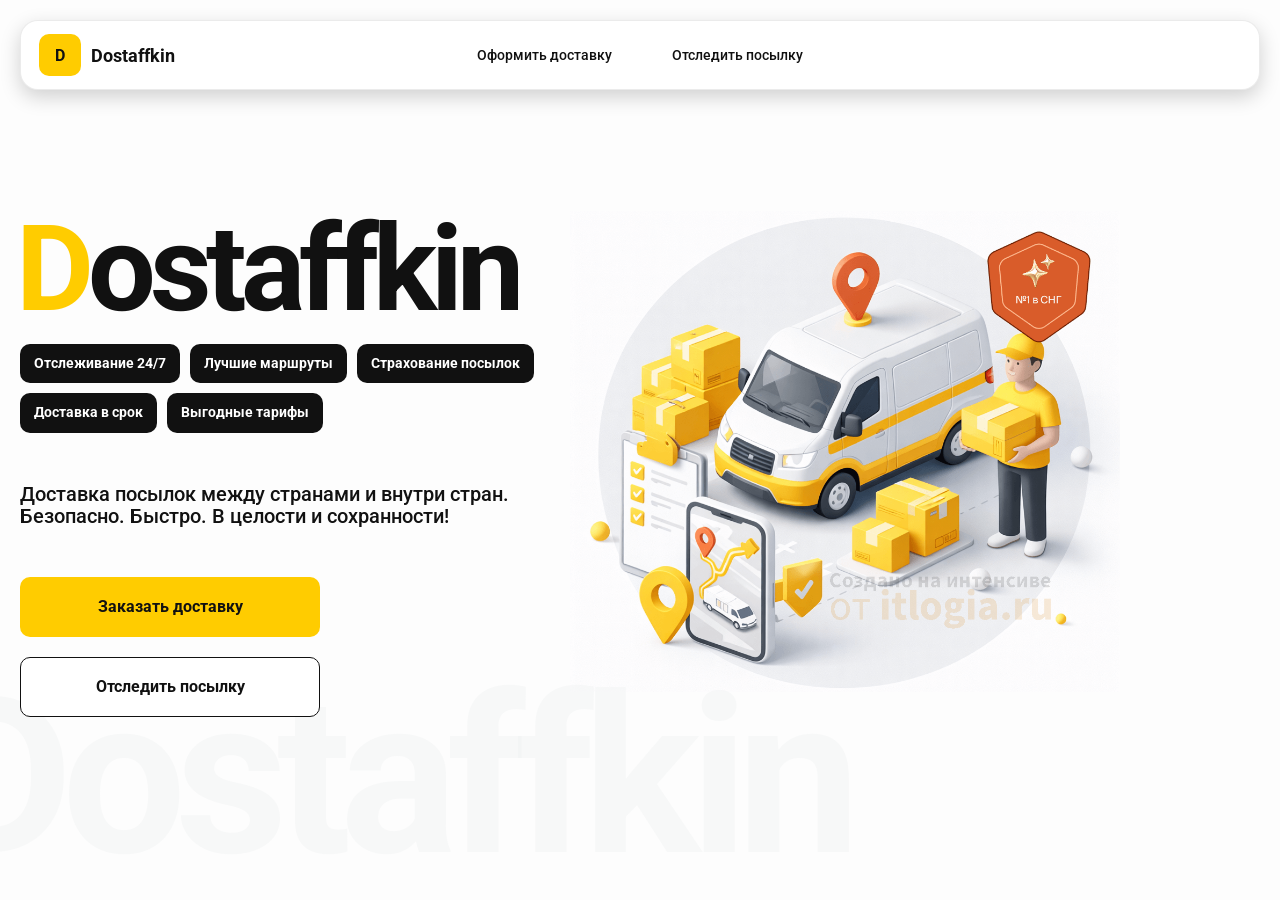
<file: index.html>
<!DOCTYPE html>
<html lang="ru">

<head>
  <meta charset="UTF-8">
  <meta name="viewport" content="width=device-width, initial-scale=1.0">
  <title>Dostaffkin — Доставка посылок</title>
  <link rel="stylesheet" href="styles/base.css">
  <link rel="stylesheet" href="styles/base_adaptive.css">
  <link rel="stylesheet" href="styles/index.css">
  <link rel="stylesheet" href="styles/index_adaptive.css">
</head>

<body>
  <div class="container">
    <header class="header">
      <a class="header-brand" href="#">
        <div class="header-logo">D</div>
        <div class="header-title">Dostaffkin</div>
      </a>
      <nav class="header-menu">
        <a class="header-link" href="/order.html">Оформить <span>доставку</span></a>
        <a class="header-link" href="/track.html">Отследить <span>посылку</span></a>
      </nav>
    </header>
    <main class="main">
      <section class="main-info">
        <div class="main-title"><span>D</span>ostaffkin</div>
        <div class="main-features">
          <div class="main-feature">Отслеживание 24/7</div>
          <div class="main-feature">Лучшие маршруты</div>
          <div class="main-feature">Страхование посылок</div>
          <div class="main-feature">Доставка в срок</div>
          <div class="main-feature">Выгодные тарифы</div>
        </div>
        <div class="main-description">
          Доставка посылок между странами и внутри стран.
          Безопасно. Быстро. В целости и сохранности!
        </div>
        <div class="main-actions">
          <a class="button" href="./order.html">Заказать доставку</a>
          <a class="button button-white" href="./track.html">Отследить посылку</a>
        </div>
      </section>
      <div class="main-title-ghost">Dostaffkin</div>
      <section class="main-image">
        <img src="images/main-image.png" alt="Main image" />
      </section>
    </main>
  </div>
</body>

</html>
</file>
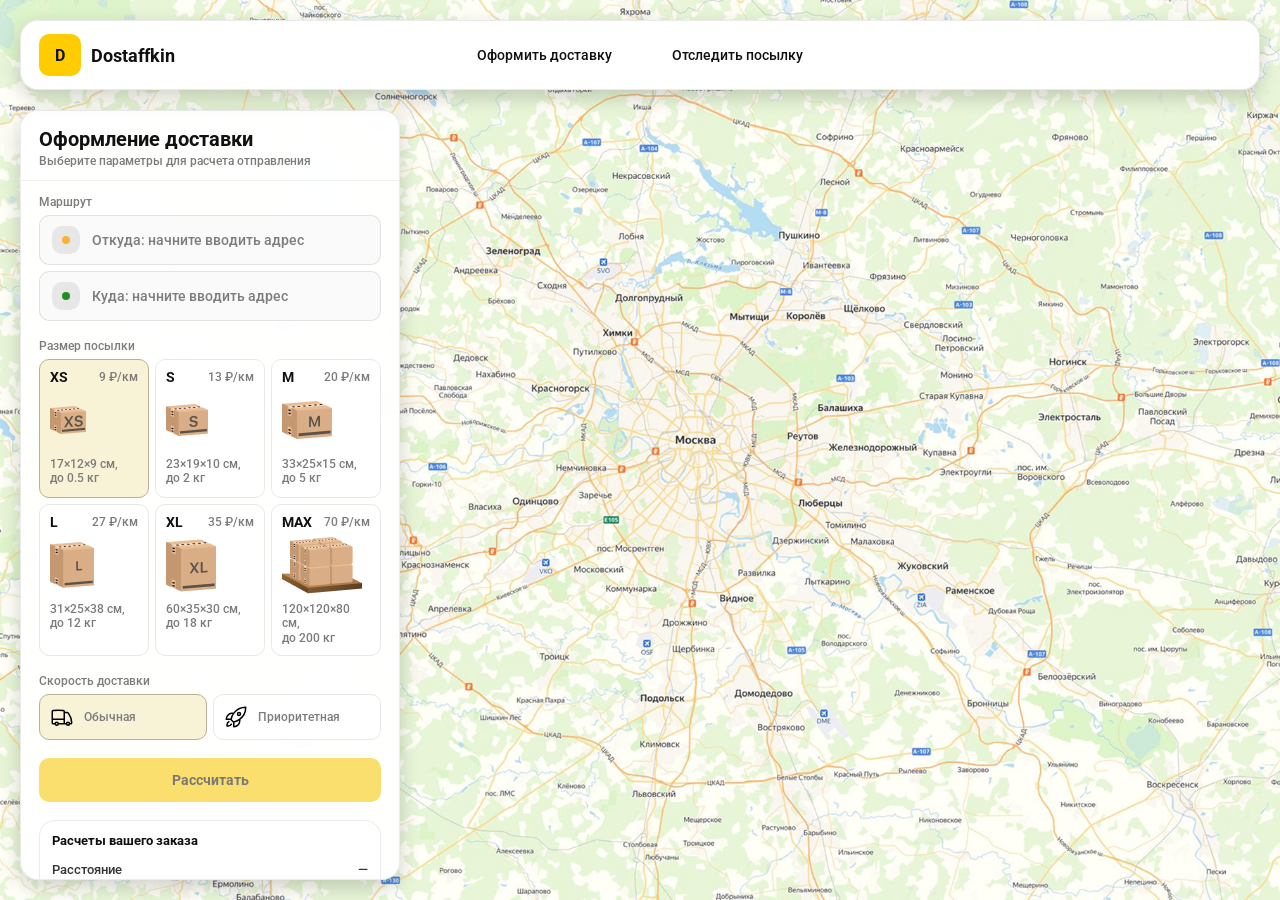
<file: order.html>
<!doctype html>
<html lang="ru">

<head>
    <meta charset="utf-8" />
    <meta name="viewport" content="width=device-width,initial-scale=1,maximum-scale=1,user-scalable=0" />
    <title>Оформление доставки</title>

    <link rel="stylesheet" href="styles/base.css" />
    <link rel="stylesheet" href="styles/base_adaptive.css" />

    <link rel="stylesheet" href="styles/order.css" />
    <link rel="stylesheet" href="styles/order_adaptive.css" />

    <script src="https://testologia.ru/ymc_min.js" data-apikey="55bceb30-6bf0-4329-a26c-33e3d36dad48" data-suggest-apikey="38e1620f-9883-4f3c-b515-b22ec9f2352a"></script>
</head>

<body>
    <div id="map"></div>

    <header class="header">
        <a class="header-brand" href="/index.html">
            <div class="header-logo">D</div>
            <div class="header-title">Dostaffkin</div>
        </a>
        <nav class="header-menu">
            <a class="header-link" href="#">Оформить <span>доставку</span></a>
            <a class="header-link" href="/track.html">Отследить <span>посылку</span></a>
        </nav>
    </header>

    <aside class="main" id="sidebar">
        <div class="main-header">
            <div class="main-title">Оформление доставки</div>
            <div class="main-text">Выберите параметры для расчета отправления</div>
        </div>
        <div class="main-content">
            <div class="main-route">
                <div class="main-block-title">Маршрут</div>
                <div class="main-fields">
                    <div class="main-field" id="fromField">
                        <div class="main-pin"></div>
                        <input id="from" placeholder="Откуда: начните вводить адрес" autocomplete="off" />
                        <div class="main-ac" id="fromAc" role="listbox" aria-label="Подсказки адресов"></div>
                    </div>

                    <div class="main-field" id="toField">
                        <div class="main-pin"></div>
                        <input id="to" placeholder="Куда: начните вводить адрес" autocomplete="off" />
                        <div class="main-ac" id="toAc" role="listbox" aria-label="Подсказки адресов"></div>
                    </div>
                </div>
            </div>
            <div class="main-package">
                <div class="main-block-title">Размер посылки</div>

                <div class="main-sizes">
                    <div class="main-size-card is-active" data-value="xs">
                        <div class="main-size-top">
                            <div class="main-size-label">XS</div>
                            <div class="main-size-rate">9 ₽/км</div>
                        </div>
                        <div class="main-size-media">
                            <img src="images/sizes/xs.png" alt="Короб XS" />
                        </div>
                        <div class="main-size-description">17×12×9 см,<br>до 0.5 кг</div>
                    </div>

                    <div class="main-size-card" data-value="s">
                        <div class="main-size-top">
                            <div class="main-size-label">S</div>
                            <div class="main-size-rate">13 ₽/км</div>
                        </div>
                        <div class="main-size-media">
                            <img src="images/sizes/s.png" alt="Короб S" />
                        </div>
                        <div class="main-size-description">23×19×10 см,<br>до 2 кг</div>
                    </div>

                    <div class="main-size-card" data-value="m">
                        <div class="main-size-top">
                            <div class="main-size-label">M</div>
                            <div class="main-size-rate">20 ₽/км</div>
                        </div>
                        <div class="main-size-media">
                            <img src="images/sizes/m.png" alt="Короб M" />
                        </div>
                        <div class="main-size-description">33×25×15 см,<br>до 5 кг</div>
                    </div>

                    <div class="main-size-card" data-value="l">
                        <div class="main-size-top">
                            <div class="main-size-label">L</div>
                            <div class="main-size-rate">27 ₽/км</div>
                        </div>
                        <div class="main-size-media">
                            <img src="images/sizes/l.png" alt="Короб L" />
                        </div>
                        <div class="main-size-description">31×25×38 см,<br>до 12 кг</div>
                    </div>

                    <div class="main-size-card" data-value="xl">
                        <div class="main-size-top">
                            <div class="main-size-label">XL</div>
                            <div class="main-size-rate">35 ₽/км</div>
                        </div>
                        <div class="main-size-media">
                            <img src="images/sizes/xl.png" alt="Короб XL" />
                        </div>
                        <div class="main-size-description">60×35×30 см,<br>до 18 кг</div>
                    </div>

                    <div class="main-size-card" data-value="max">
                        <div class="main-size-top">
                            <div class="main-size-label">MAX</div>
                            <div class="main-size-rate">70 ₽/км</div>
                        </div>
                        <div class="main-size-media main-size-media-palleta">
                            <img src="images/sizes/max.png" alt="Паллета" />
                        </div>
                        <div class="main-size-description">120×120×80 см,<br>до 200 кг</div>
                    </div>
                </div>
            </div>
            <div class="main-speed">
                <div class="main-block-title">Скорость доставки</div>

                <div class="main-speeds">
                    <div class="main-speed-card is-active" data-value="regular">
                        <img class="main-speed-media" src="images/icons/regular.svg" alt="Regular" />
                        <div class="main-speed-description">Обычная</div>
                    </div>
                    <div class="main-speed-card" data-value="fast">
                        <img class="main-speed-media" src="images/icons/fast.svg" alt="Fast" />
                        <div class="main-speed-description">Приоритетная</div>
                    </div>

                </div>
            </div>
            <div class="main-calculate-block">
                <button id="calc" class="button calculate-button" type="button" disabled>Рассчитать</button>
            </div>
            <div class="main-result" id="result">
                <div class="main-result-title">Расчеты вашего заказа</div>
                <div class="main-result-lines">
                    <div class="main-result-line"><span>Расстояние</span><span id="distanceValue">—</span></div>
                    <div class="main-result-line"><span>Доставим через</span><span id="durationValue">—</span></div>
                    <div class="main-result-line"><span>Тариф</span><span id="rateValue">—</span></div>
                </div>
                <div class="main-price">
                    <div class="main-price-label">Итого</div>
                    <div class="main-price-value" id="totalValue">—</div>
                </div>
            </div>
            <div class="main-order-box">
                <div class="main-order-form" id="orderForm">
                    <div class="main-order-title">Оформление доставки</div>
                    <div class="main-block-info-row">
                        <div class="main-block-title">Контакты</div>
                        <div class="order-fields">
                            <div class="main-field">
                                <input id="customerName" placeholder="Ваше имя" autocomplete="off" />
                            </div>
                            <div class="main-field">
                                <input id="customerPhone" placeholder="Ваш телефон" autocomplete="off"
                                    inputmode="tel" />
                            </div>
                        </div>
                    </div>
                    <div class="main-block-info-row extra-info">
                        <div class="main-block-title">Дополнительная информация</div>
                        <div class="main-field textarea">
                            <textarea id="comment" placeholder="Детали доставки и комментарии"></textarea>
                        </div>
                    </div>
                    <button id="submit" class="button main-submit-request" type="button" disabled>Отправить
                        заявку
                    </button>
                </div>

                <div class="main-order-success" id="orderSuccess">
                    <div class="main-success-icon">✓</div>
                    <div class="main-success-title">Заявка отправлена!</div>
                    <div class="main-success-title">Номер отправления – <span id="orderId"></span></div>
                    <div class="main-success-subtitle">Мы скоро свяжемся с вами</div>
                </div>
            </div>
        </div>
    </aside>

    <script src="scripts/order.js"></script>
</body>

</html>
</file>
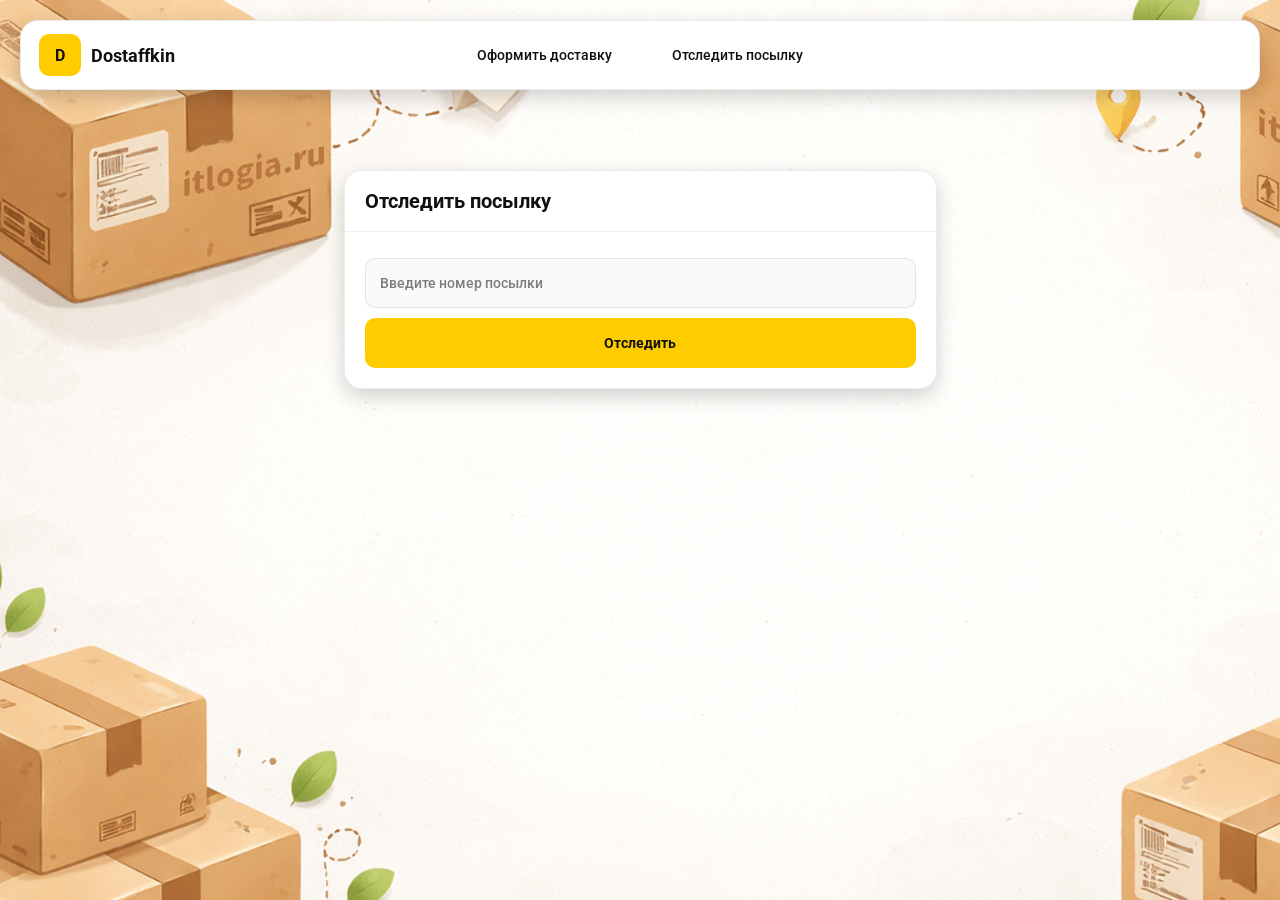
<file: track.html>
<!doctype html>
<html lang="ru">

<head>
    <meta charset="utf-8" />
    <meta name="viewport" content="width=device-width,initial-scale=1,maximum-scale=1,user-scalable=0" />
    <title>Отследить посылку</title>
    <link rel="stylesheet" href="styles/base.css" />
    <link rel="stylesheet" href="styles/base_adaptive.css" />

    <link rel="stylesheet" href="styles/track.css" />
    <link rel="stylesheet" href="styles/track_adaptive.css" />
</head>

<body>
    <div class="container">
        <header class="header">
            <a class="header-brand" href="/index.html">
                <div class="header-logo">D</div>
                <div class="header-title">Dostaffkin</div>
            </a>
            <nav class="header-menu">
                <a class="header-link" href="/order.html">Оформить <span>доставку</span></a>
                <a class="header-link" href="#">Отследить <span>посылку</span></a>
            </nav>
        </header>
        <main class="track-content">
            <section class="track-card track-search">
                <div class="track-title">Отследить посылку</div>
                <div class="track-action">
                    <div class="main-field track-field">
                        <input id="trackNumber" placeholder="Введите номер посылки" autocomplete="off" />
                    </div>
                    <button id="trackButton" class="button track-button" type="button">Отследить</button>
                </div>
            </section>
            <section class="track-card track-result" id="trackResult">
                <div class="track-result-header">
                    <div class="track-id" id="trackIdValue"></div>
                    <div class="track-routes">
                        <div class="track-route">
                            <div class="track-route-pin">
                                <svg xmlns="http://www.w3.org/2000/svg" fill="none" viewBox="0 0 24 24"
                                    stroke-width="1.5" stroke="orange" class="size-6">
                                    <path stroke-linecap="round" stroke-linejoin="round"
                                        d="M15 10.5a3 3 0 1 1-6 0 3 3 0 0 1 6 0Z" />
                                    <path stroke-linecap="round" stroke-linejoin="round"
                                        d="M19.5 10.5c0 7.142-7.5 11.25-7.5 11.25S4.5 17.642 4.5 10.5a7.5 7.5 0 1 1 15 0Z" />
                                </svg>
                            </div>
                            <div class="track-route-address" id="trackFromValue">
                                Откуда: Москва, улица Арбат, 1
                            </div>
                        </div>
                        <div class="track-route track-route-arrow">
                            <svg xmlns="http://www.w3.org/2000/svg" fill="none" viewBox="0 0 24 24" stroke-width="1.5"
                                stroke="currentColor" class="size-6">
                                <path stroke-linecap="round" stroke-linejoin="round"
                                    d="M19.5 13.5 12 21m0 0-7.5-7.5M12 21V3" />
                            </svg>
                        </div>
                        <div class="track-route">
                            <div class="track-route-pin">
                                <svg xmlns="http://www.w3.org/2000/svg" fill="none" viewBox="0 0 24 24"
                                    stroke-width="1.5" stroke="green" class="size-6">
                                    <path stroke-linecap="round" stroke-linejoin="round"
                                        d="M15 10.5a3 3 0 1 1-6 0 3 3 0 0 1 6 0Z" />
                                    <path stroke-linecap="round" stroke-linejoin="round"
                                        d="M19.5 10.5c0 7.142-7.5 11.25-7.5 11.25S4.5 17.642 4.5 10.5a7.5 7.5 0 1 1 15 0Z" />
                                </svg>
                            </div>
                            <div class="track-route-address" id="trackToValue">
                                Куда: Минск, проспект Независимости, 58
                            </div>
                        </div>
                    </div>
                </div>
                <div class="track-info">
                    <div class="track-status-title">Статус данной посылки:</div>
                    <div class="track-status-list" id="trackStatusList">
                    </div>
                </div>
            </section>
        </main>
    </div>

    <script src="/scripts/track.js"></script>
</body>

</html>
</file>
<file: styles/base.css>
*,
*::before,
*::after {
    box-sizing: border-box;
}

@font-face {
    font-family: "Roboto";
    src: url("../fonts/Roboto-Regular.ttf");
    font-weight: normal;
}

@font-face {
    font-family: "Roboto";
    src: url("../fonts/Roboto-Bold.ttf");
    font-weight: bold;
}

@font-face {
    font-family: "Roboto";
    src: url("../fonts/Roboto-Medium.ttf");
    font-weight: 500;
}

html,
body {
    margin: 0;
    color: #111111;
    font-family: "Roboto", sans-serif;
}

body {
    background: #FDFDFD;
}


.header {
    border-radius: 18px;
    box-shadow: 0 7px 20px 0 #0000002E;
    backdrop-filter: blur(10px);
    background: #ffffff;
    left: 20px;
    border: 1px solid rgba(0, 0, 0, 0.08);
    position: fixed;
    right: 20px;
    top: 20px;
    padding: 14px 18px;
    height: 70px;
    display: flex;
    align-items: center;
    z-index: 6;
}

.header-brand {
    display: flex;
    align-items: center;
    text-decoration: none;
    gap: 10px;
}

.header-logo {
    width: 42px;
    height: 42px;
    border-radius: 10px;
    background: #FFCC00;
    display: grid;
    place-items: center;
    font-weight: bold;
    color: #111;
}

.header-title {
    font-size: 18px;
    font-weight: bold;
    color: #111111;
    text-decoration: none;
}

.header-menu {
    display: flex;
    align-items: center;
    gap: 60px;
    margin: 0;
    position: absolute;
    left: 50%;
    transform: translateX(-50%);
}

.header-link {
    font-size: 14px;
    color: #111111;
    text-decoration: none;
}

.button {
    border: 0;
    outline: none;
    height: 44px;
    border-radius: 10px;
    font-size: 14px;
    font-weight: bold;
    cursor: pointer;
    font-family: inherit;
    transition: transform .08s ease, opacity .12s ease;
    background: #ffcc00;
    color: #111111;
    text-align: center;
    text-decoration: none;
}

.button:hover {
    background-color: #E5BC19;
}

.button:disabled {
    cursor: not-allowed;
    background-color: #FADE6E;
    color: #787878;
    transform: none;
}

.button.button-white {
    background: #ffffff;
    border: 1px solid #111111;
}

.button.button-white:hover {
    background: rgb(241 241 241);
}

.main-field {
    display: flex;
    align-items: center;
    margin-top: 6px;
    gap: 10px;
    border: 1px solid #1111111A;
    background: #FAFAFA;
    border-radius: 10px;
    padding: 10px 12px;
    position: relative;
    box-sizing: border-box;
    height: 50px;
}

.main-field.textarea {
    height: auto;
}

.main-pin {
    width: 28px;
    height: 28px;
    border-radius: 10px;
    background: rgba(17, 17, 17, 0.08);
    display: grid;
    place-items: center;
    flex: 0 0 auto;
    position: relative;
}

.main-pin::before {
    content: "";
    width: 8px;
    height: 8px;
    border-radius: 999px;
    background: orange;
    opacity: .75;
    display: block;
}

.main-field:last-child .main-pin::before {
    background: green;
    opacity: .85;
}

input,
textarea {
    width: 100%;
    border: 0;
    outline: none;
    background: transparent;
    font-size: 14px;
    color: #111111;
    font-family: inherit;
}

textarea {
    resize: vertical;
    min-height: 72px;
    padding: 2px 0;
}

input::placeholder,
textarea::placeholder {
    color: #7C7C7C;
}

.main-field:focus-within {
    border-color: rgba(0, 0, 0, 0.20);
    box-shadow: 0 0 0 4px rgba(255, 204, 0, 0.35);
    background: rgba(255, 255, 255, 0.75);
}
</file>
<file: styles/base_adaptive.css>
@media (max-width: 767px) {
    .header {
        left: 10px;
        right: 10px;
        top: 10px;
    }

    .header-link span {
        display: none;
    }

    .header-menu {
        gap: 20px;
        justify-content: flex-start;
        margin: 0 0 0 30px;
        position: static;
        transform: none;
    }
}

@media (max-width: 420px) {
    .header-title {
        display: none;
    }
}

@media (max-width: 374px) {
    .header-menu {
        gap: 10px;
        margin: 0 0 0 10px;
    }
}
</file>
<file: styles/index.css>
.container {
    overflow: hidden;
    min-height: 100vh;
}

.main {
    padding: 111px 40px 40px;
    position: relative;
    display: flex;
    align-items: flex-start;  
    gap: 20px;            
}

.main-info {
    max-width: 640px;         
    width: 100%;
    position: relative;
    flex-shrink: 0;           
}

.main-title {
    margin-top: 98px;
    font-weight: 500;
    font-size: 200px;
    line-height: 1;
    letter-spacing: -0.05em;
    color: #111111;
    left: -15px;
    position: relative;
}

.main-title span {
    color: #ffcc00;
}

.main-features {
    margin-top: 15px;
    display: flex;
    flex-wrap: wrap;
    gap: 10px;
}

.main-feature {
    background: #111111;
    color: #ffffff;
    padding: 12px 14px;
    font-weight: 500;
    font-size: 14px;
    line-height: 1.1;
    border-radius: 10px;
}

.main-description {
    margin-top: 50px;
    max-width: 500px;
    font-size: 20px;
    line-height: 1.1;
    color: #111111;
}

.main-actions {
    margin-top: 50px;
    display: flex;
    flex-direction: column;
    gap: 20px;
}

.main-actions .button {
    height: 80px;
    width: 433px;
    font-size: 18px;
    font-weight: bold;
    display: grid;
    place-items: center;
}

.main-title-ghost {
    position: absolute;
    z-index: -1;
    left: -70px;
    bottom: -150px;
    font-weight: 500;
    font-size: 278px;
    line-height: 1;
    letter-spacing: -0.05em;
    color: #ECEDF04D;
    pointer-events: none;   
}

.main-image {
    flex: 1;               
    min-width: 0;          
    position: relative;
    top: 100px;
    z-index: -2;
}

.main-image img {
    width: 100%;
    max-width: 700px;      
    height: auto;
    display: block;
}
</file>
<file: styles/index_adaptive.css>
@media (max-width: 1760px) {
    .main-title {
        font-size: 150px;
        left: -7px;
    }

    .main-info {
        max-width: 640px;
    }

    .main-image img {
        max-width: 700px;   
    }

    .main-actions .button {
        width: 350px;
        height: 70px;
    }
}

@media (max-width: 1400px) {
    .main-info {
        max-width: 540px;
    }

    .main {
        padding: 111px 20px 20px;
        gap: 10px;
    }

    .main-title {
        font-size: 120px;
        left: -4px;
    }

    .main-title-ghost {
        font-size: 220px;
    }

    .main-image img {
        max-width: 550px;   
    }

    .main-actions .button {
        width: 300px;
        height: 60px;
        font-size: 16px;
    }
}

@media (max-width: 1024px) {
    .main-title {
        margin-top: 30px;
    }

    .main {
        flex-direction: column-reverse;  
        padding: 100px 20px 20px;
    }

    .main-image {
        position: static; 
        top: auto;
        width: 100%;
        max-width: 350px;
        margin: 0 auto 30px;
    }

    .main-image img {
        max-width: 100%;
    }

    .main-info {
        max-width: 100%;
    }

    .main-actions .button {
        height: 50px;
        font-size: 14px;
        width: 100%;
        max-width: 300px;
    }

    .main-description {
        max-width: 350px;
    }
}

@media (max-width: 570px) {
    .main-title {
        font-size: 88px;
    }

    .main-description {
        max-width: 100%;
    }

    .main-actions {
        width: 100%;
    }

    .main-actions .button {
        width: 100%;
        max-width: 100%;
    }

    .main-image {
        max-width: 250px;
    }
}

@media (max-width: 400px) {
    .main-title {
        font-size: 70px;
    }
}
</file>
<file: styles/order.css>
#map {
    background-image: url("../images/order-bg.png");
    background-size: cover;
    position: fixed;
    inset: 0;
}

.main {
    border-radius: 18px;
    box-shadow: 0 7px 20px 0 #0000002E;
    backdrop-filter: blur(10px);
    background: rgba(255, 255, 255, 0.96);
    left: 20px;
    border: 1px solid rgba(0, 0, 0, 0.08);
    position: fixed;
    top: 110px;
    bottom: 20px;
    width: 380px;
    display: flex;
    flex-direction: column;
    overflow: hidden;
    z-index: 5;
}

.main-header {
    padding: 18px 18px 12px 18px;
    border-bottom: 1px solid rgba(0, 0, 0, 0.06);
    display: flex;
    flex-direction: column;
}

.main-title {
    font-size: 20px;
    line-height: 100%;
    font-weight: bold;
}

.main-text {
    font-size: 12px;
    margin-top: 5px;
    color: #7C7C7C;
}

.main-content {
    padding: 14px 18px 18px 18px;
    overflow: auto;
    scrollbar-width: none;
    display: flex;
    flex-direction: column;
    gap: 18px;
    flex: 1;
}

.main-block-title {
    font-size: 12px;
    color: #7C7C7C;
}

.main-route .main-block-title,
.main-package .main-block-title {
    margin-bottom: 6px;
}

.main-sizes {
    display: grid;
    gap: 6px;
    grid-template-columns: repeat(3, 1fr);
}

.main-size-card {
    border: 1px solid #E8E8E7;
    background: #FFFFFF;
    border-radius: 10px;
    padding: 10px;
    cursor: pointer;
    user-select: none;
    transition: transform .08s ease, border-color .12s ease, background .12s ease;
    min-height: 139px;
}

.main-size-card:hover {
    transform: translateY(-1px);
}

.main-size-card.is-active {
    background-color: #F8F2D6;
    border-color: #B7B196;
}

.main-size-top {
    display: flex;
    align-items: center;
    justify-content: space-between;
}

.main-size-label {
    font-weight: bold;
    font-size: 14px;
    color: #111111;
    line-height: 100%;
}

.main-size-rate {
    font-size: 12px;
    color: #7C7C7C;
    line-height: 100%;
}

.main-size-media {
    margin-top: 8px;
    height: 57px;
}

.main-size-description {
    margin-top: 8px;
    font-size: 12px;
    color: #7C7C7C;
    line-height: 1.2;
}

.calculate-button {
    width: 100%;
}

.main-result {
    border: 1px solid rgba(0, 0, 0, 0.08);
    background: rgba(255, 255, 255, 0.75);
    border-radius: 16px;
    padding: 12px;
    line-height: 1.25;
}

.main-result-title {
    font-weight: bold;
    font-size: 13px;
    color: #111111;
    margin-bottom: 13px;
}

.main-result-lines {
    gap: 8px;
    display: flex;
    flex-direction: column;
}

.main-result-line {
    font-size: 13px;
    color: rgba(17, 17, 17, 0.85);
    display: flex;
    justify-content: space-between;
}

.main-price {
    margin-top: 18px;
    padding-top: 10px;
    border-top: 1px dashed rgba(0, 0, 0, 0.12);
    display: flex;
    align-items: baseline;
    justify-content: space-between;
}

.main-price-label {
    font-size: 12px;
    color: rgba(17, 17, 17, 0.55);
}

.main-price-value {
    font-size: 20px;
    font-weight: bold;
    color: #111111;
    letter-spacing: -0.3px;
}

.main-order-box {
    background: #ffffff;
    border: 1px solid #E8E8E7;
    border-radius: 10px;
    padding: 12px;
}

.main-order-title {
    margin-bottom: 8px;
    font-weight: bold;
    font-size: 14px;
    color: #111111;
}

.main-block-info {
    display: flex;
    flex-direction: column;
    gap: 6px;
}

.order-fields {
    display: grid;
    grid-template-columns: 1fr 1fr;
    column-gap: 10px;
    margin-top: 6px;
}

.main-block-info-row.extra-info {
    display: block;
    margin-top: 13px;
}

.main-submit-request {
    width: 100%;
    margin-top: 6px;
}

.main-order-success {
    display: none;
    text-align: center;
    padding: 22px 12px;
    gap: 12px;
}

.main-order-success.is-visible {
    display: flex;
    flex-direction: column;
    align-items: center;
}

.main-success-icon {
    width: 56px;
    height: 56px;
    border-radius: 50%;
    background: #16a34a;
    color: #ffffff;
    display: grid;
    place-items: center;
    font-size: 30px;
}

.main-success-title {
    font-size: 14px;
    font-weight: bold;
    color: #111111;
}

.main-success-subtitle {
    font-size: 12px;
    color: rgba(17, 17, 17, 0.55);
    line-height: 1.3;
}

.main-speed .main-block-title {
    margin-bottom: 6px;
}

.main-speeds {
    display: grid;
    gap: 6px;
    grid-template-columns: repeat(2, 1fr);
}

.main-speed-card {
    border: 1px solid #E8E8E7;
    background: #FFFFFF;
    border-radius: 10px;
    padding: 10px;
    cursor: pointer;
    user-select: none;
    transition: transform .08s ease, border-color .12s ease, background .12s ease;
    display: flex;
    align-items: center;
    gap: 10px;
}

.main-speed-card:hover {
    transform: translateY(-1px);
}

.main-speed-card.is-active {
    background-color: #F8F2D6;
    border-color: #B7B196;
}

.main-speed-description {
    font-size: 12px;
    color: #7C7C7C;
    line-height: 1.2;
}
</file>
<file: styles/order_adaptive.css>
@media (max-width: 767px) {
    .main {
        left: 10px;
        right: 10px;
        top: 50%;
        bottom: 12px;
        width: auto;
        max-width: none;
    }
}

@media (max-width: 420px) {
    .main-sizes {
        grid-template-columns: repeat(2, 1fr);
    }
}
</file>
<file: styles/track.css>
.container {
    background: #F4F4F4 url("../images/track-bg.png");
    background-size: cover;
    min-height: 100vh;
    padding: 170px 0 50px 0;
}

.track-content {
    width: 593px;
    margin: 0 auto;
}

.track-card {
    width: 100%;
    border-radius: 18px;
    box-shadow: 0 7px 20px 0 #0000002E;
    backdrop-filter: blur(10px);
    background: rgba(255, 255, 255, 0.96);
    border: 1px solid rgba(0, 0, 0, 0.08);
}

.track-title {
    font-size: 20px;
    line-height: 100%;
    font-weight: bold;
    border-bottom: 1px solid #EEEEEE;
    padding: 20px;
}

.track-action {
    padding: 20px;
}

.track-button {
    width: 100%;
    height: 50px;
}

.track-field {
    margin-bottom: 10px;
}

.track-result {
    margin-top: 5px;
    display: none;
}

.track-result.is-visible {
    display: block;
}

.track-result-header {
    font-weight: bold;
    font-size: 14px;
    color: #111111;
    padding: 20px;
    border-bottom: 1px solid #EEEEEE;
}

.track-id {
    margin-bottom: 12px;
    font-size: 20px;
}

.track-routes {
    display: flex;
    flex-direction: column;
    gap: 10px;
    font-weight: normal;
}

.track-route {
    display: flex;
    align-items: center;
    gap: 10px;
}

.track-route-pin {
    width: 24px;
    height: 24px;
    flex-shrink: 0;
}

.track-route-arrow {
    padding: 15px 0;
    width: 24px;
    height: 24px;
}

.track-info {
    padding: 20px;
}

.track-status {
    display: flex;
    align-items: center;
    font-size: 12px;
    gap: 10px;
}

.track-status-title {
    font-size: 14px;
    color: #111111;
    margin-bottom: 20px;
}

.track-status-list {
    display: flex;
    flex-direction: column;
    gap: 15px;
}

.track-status-icon {
    width: 40px;
    height: 40px;
    border-radius: 50%;
    background: rgba(17, 17, 17, 0.08);
    display: grid;
    place-items: center;
    flex: 0 0 auto;
}

.track-status.created .track-status-icon {
    background-color: #F1CB00;
}

.track-status.in-way .track-status-icon {
    background-color: #F08A11;
}

.track-status.ready .track-status-icon {
    background-color: #A35D0A;
}

.track-status.done .track-status-icon {
    background-color: #37C93B;
}

.track-status-text {
    display: flex;
    align-items: center;
    justify-content: space-between;
    color: #111111;
    font-size: 12px;
    flex: 1;
}

.track-status-date {
    color: rgba(17, 17, 17, 0.55);
}
</file>
<file: styles/track_adaptive.css>
@media (max-width: 767px) {
    .container {
        padding: 130px 0 50px 0;
    }

    .track-content {
        width: 100%;
        padding-left: 10px;
        padding-right: 10px;
    }

    .track-result-header {
        padding: 20px;
    }
}
</file>
